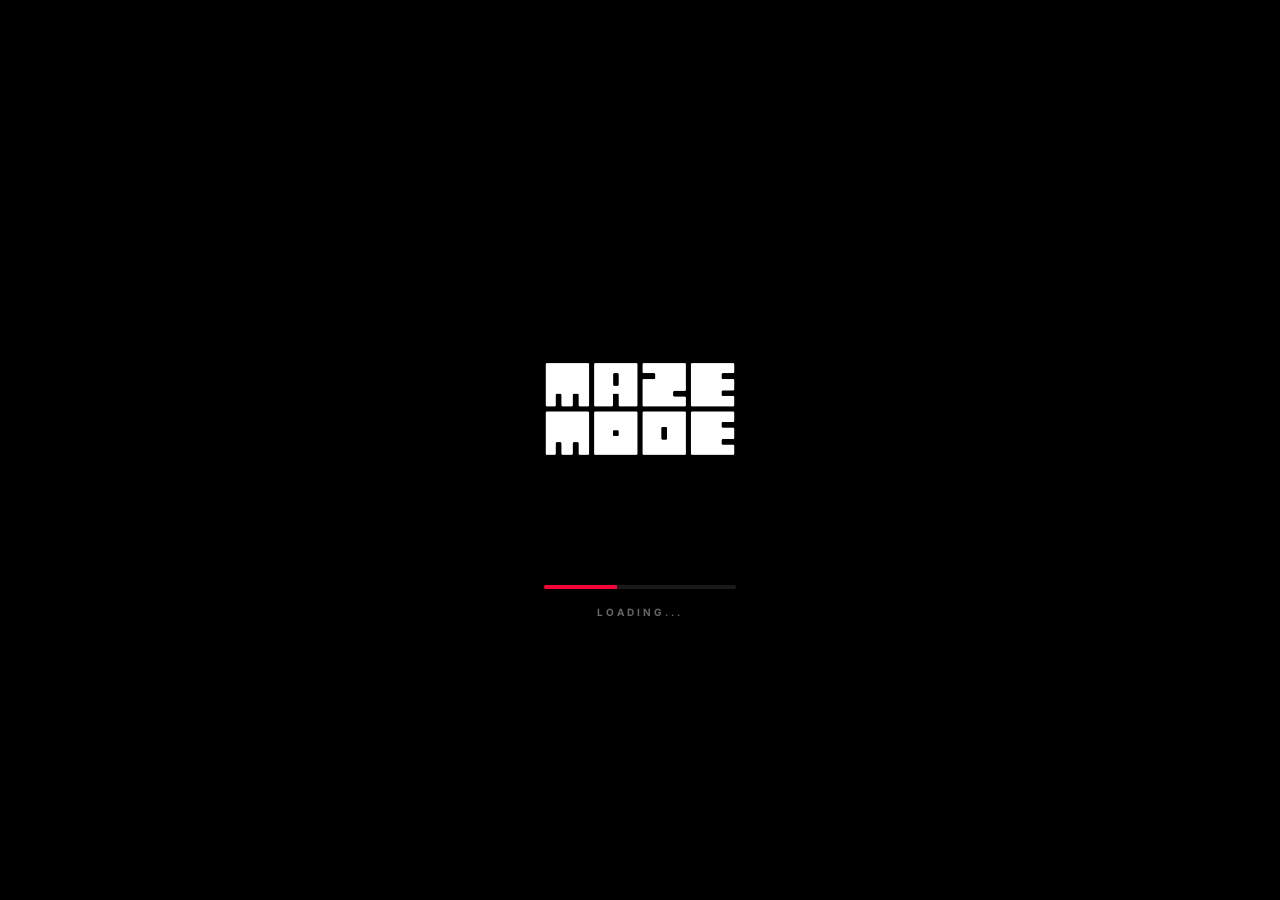
<file: index.html>
<!doctype html>
<html lang="en">
  <head>
    <meta charset="UTF-8" />
    <meta name="viewport" content="width=device-width, initial-scale=1.0, maximum-scale=1.0, user-scalable=no, viewport-fit=cover" />
    <title>Remix: Maze Escape</title>
    <meta name="description" content="A cozy yet tense 3D pixeled random maze adventure. Navigate ancient ruins, collect coins, and escape before the shadow enemies catch you." />
    <meta property="og:title" content="Maze Escape" />
    <meta property="og:description" content="A cozy yet tense 3D pixeled random maze adventure. Navigate ancient ruins, collect coins, and escape before the shadow enemies catch you." />
    <meta name="theme-color" content="#000000">
    <link href="https://fonts.googleapis.com/css2?family=Anton&family=Inter:wght@400;700;900&display=swap" rel="stylesheet">
    <link rel="icon" type="image/png" href="./icon-192x192.png">
    <meta name="apple-mobile-web-app-status-bar-style" content="black-translucent">
    <script type="module" crossorigin src="./assets/index-DyuTLZui.js"></script>
    <link rel="stylesheet" crossorigin href="./assets/index-B0NQFIwo.css">
  </head>
  <body>
    <div id="root"></div>
  </body>
</html>
</file>
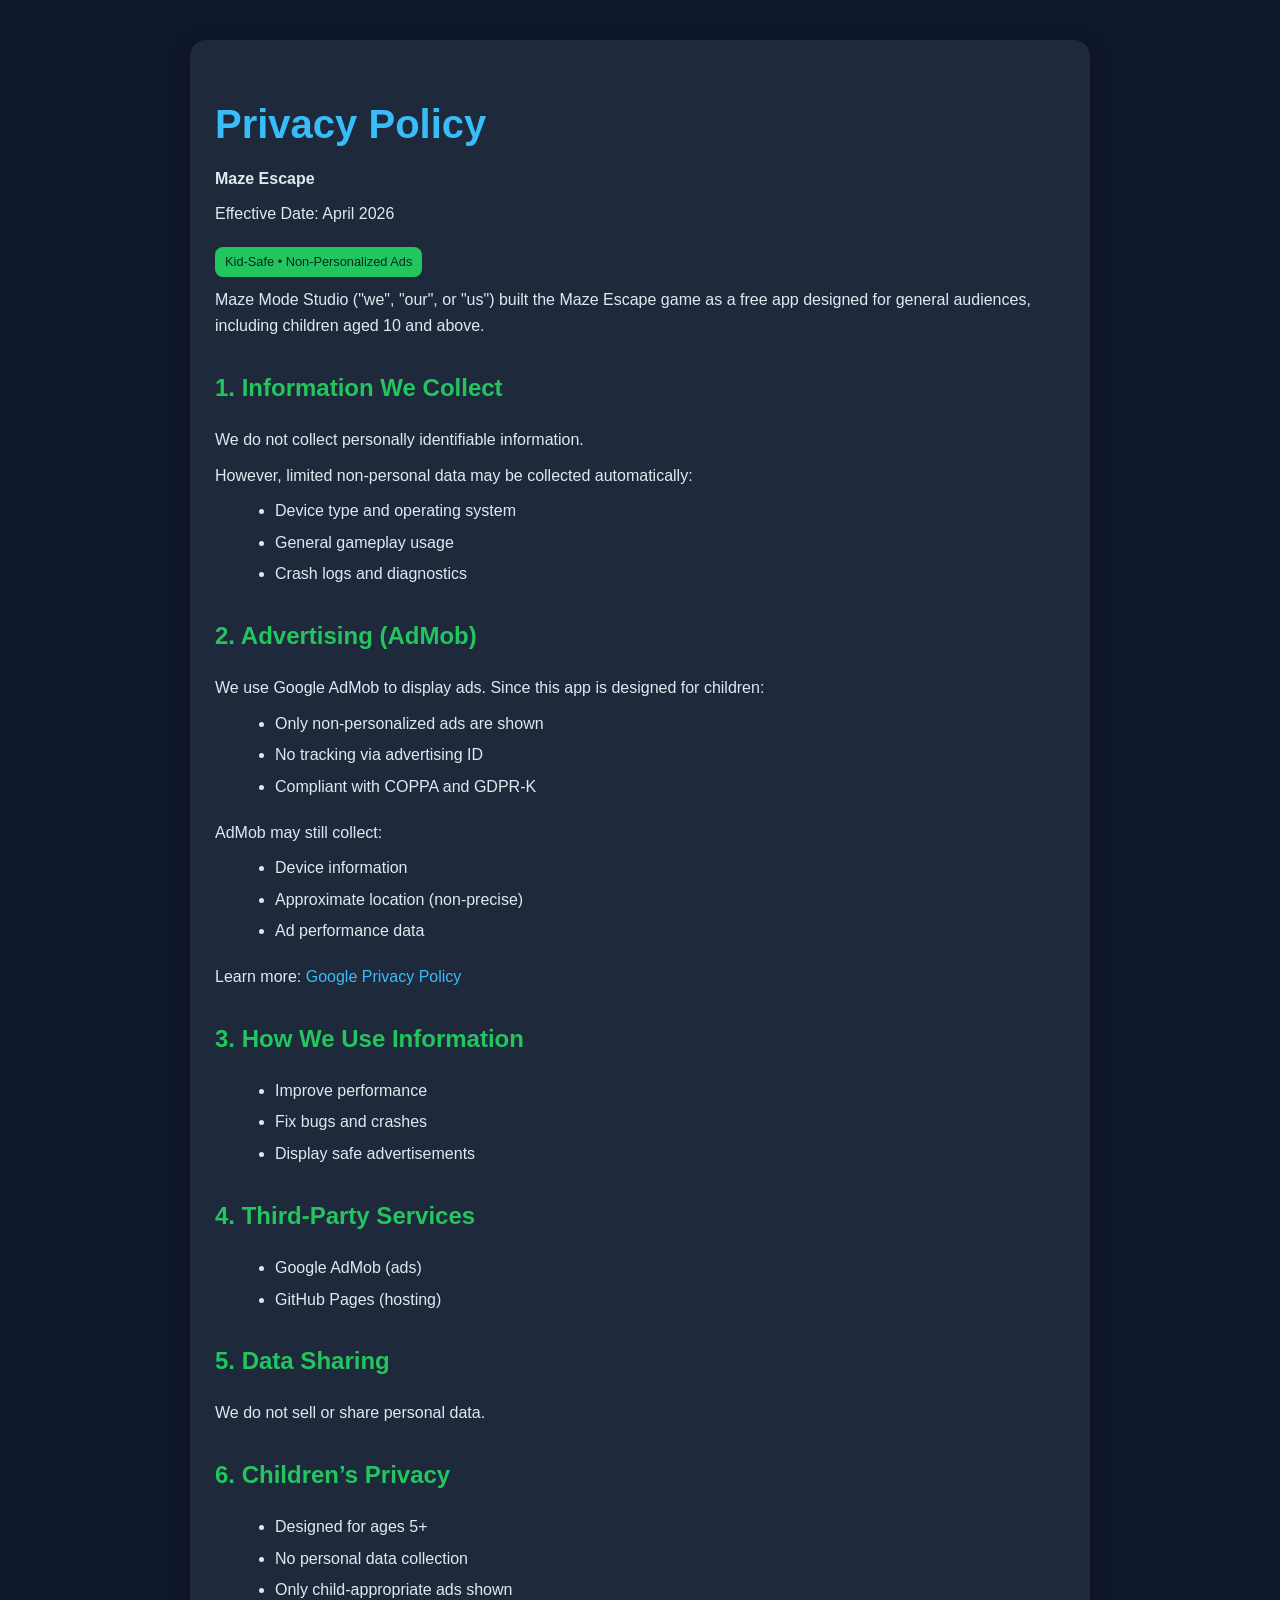
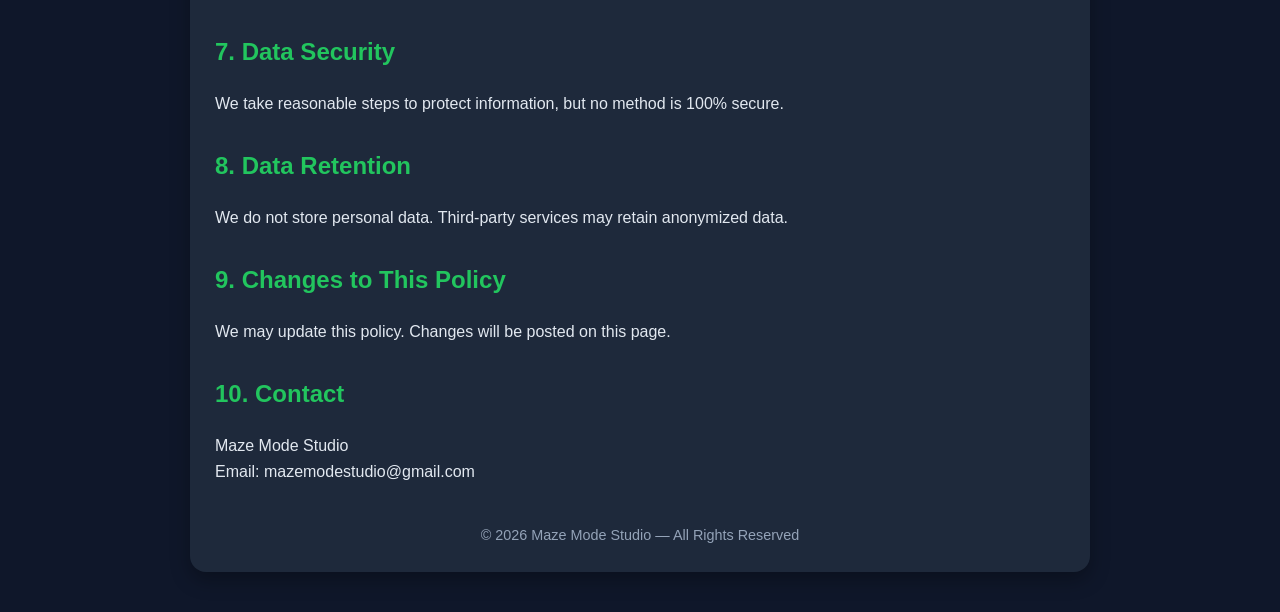
<file: privacy-policy.html>
<!DOCTYPE html>
<html lang="en">
<head>
  <meta charset="UTF-8">
  <meta name="viewport" content="width=device-width, initial-scale=1.0">
  <title>Privacy Policy - Maze Escape</title>
  <style>
    body {
      margin: 0;
      font-family: Arial, Helvetica, sans-serif;
      background: #0f172a;
      color: #e2e8f0;
      line-height: 1.6;
    }

    .container {
      max-width: 900px;
      margin: auto;
      padding: 40px 20px;
    }

    h1 {
      font-size: 2.5em;
      margin-bottom: 10px;
      color: #38bdf8;
    }

    h2 {
      margin-top: 30px;
      color: #22c55e;
    }

    p {
      margin: 10px 0;
    }

    ul {
      margin: 10px 0 20px 20px;
    }

    li {
      margin-bottom: 6px;
    }

    .card {
      background: #1e293b;
      padding: 25px;
      border-radius: 16px;
      box-shadow: 0 8px 20px rgba(0,0,0,0.3);
    }

    .footer {
      margin-top: 40px;
      font-size: 0.9em;
      color: #94a3b8;
      text-align: center;
    }

    a {
      color: #38bdf8;
      text-decoration: none;
    }

    a:hover {
      text-decoration: underline;
    }

    .badge {
      display: inline-block;
      background: #22c55e;
      color: #022c22;
      padding: 5px 10px;
      border-radius: 8px;
      font-size: 0.8em;
      margin-top: 10px;
    }
  </style>
</head>
<body>

  <div class="container">
    <div class="card">
      <h1>Privacy Policy</h1>
      <p><strong>Maze Escape</strong></p>
      <p>Effective Date: April 2026</p>
      <div class="badge">Kid-Safe • Non-Personalized Ads</div>

      <p>
        Maze Mode Studio ("we", "our", or "us") built the Maze Escape game as a free app 
        designed for general audiences, including children aged 10 and above.
      </p>

      <h2>1. Information We Collect</h2>
      <p>We do not collect personally identifiable information.</p>
      <p>However, limited non-personal data may be collected automatically:</p>
      <ul>
        <li>Device type and operating system</li>
        <li>General gameplay usage</li>
        <li>Crash logs and diagnostics</li>
      </ul>

      <h2>2. Advertising (AdMob)</h2>
      <p>
        We use Google AdMob to display ads. Since this app is designed for children:
      </p>
      <ul>
        <li>Only non-personalized ads are shown</li>
        <li>No tracking via advertising ID</li>
        <li>Compliant with COPPA and GDPR-K</li>
      </ul>

      <p>AdMob may still collect:</p>
      <ul>
        <li>Device information</li>
        <li>Approximate location (non-precise)</li>
        <li>Ad performance data</li>
      </ul>

      <p>
        Learn more: 
        <a href="https://policies.google.com/privacy" target="_blank">
          Google Privacy Policy
        </a>
      </p>

      <h2>3. How We Use Information</h2>
      <ul>
        <li>Improve performance</li>
        <li>Fix bugs and crashes</li>
        <li>Display safe advertisements</li>
      </ul>

      <h2>4. Third-Party Services</h2>
      <ul>
        <li>Google AdMob (ads)</li>
        <li>GitHub Pages (hosting)</li>
      </ul>

      <h2>5. Data Sharing</h2>
      <p>We do not sell or share personal data.</p>

      <h2>6. Children’s Privacy</h2>
      <ul>
        <li>Designed for ages 5+</li>
        <li>No personal data collection</li>
        <li>Only child-appropriate ads shown</li>
      </ul>

      <h2>7. Data Security</h2>
      <p>
        We take reasonable steps to protect information, but no method is 100% secure.
      </p>

      <h2>8. Data Retention</h2>
      <p>
        We do not store personal data. Third-party services may retain anonymized data.
      </p>

      <h2>9. Changes to This Policy</h2>
      <p>
        We may update this policy. Changes will be posted on this page.
      </p>

      <h2>10. Contact</h2>
      <p>
        Maze Mode Studio<br>
        Email: mazemodestudio@gmail.com
      </p>

      <div class="footer">
        © 2026 Maze Mode Studio — All Rights Reserved
      </div>
    </div>
  </div>

</body>
</html>
</file>
<file: assets/index-B0NQFIwo.css>
@import"https://fonts.googleapis.com/css2?family=Montserrat:wght@700;900&family=Press+Start+2P&display=swap";/*! tailwindcss v4.3.3 | MIT License | https://tailwindcss.com */@layer properties{@supports (((-webkit-hyphens:none)) and (not (margin-trim:inline))) or ((-moz-orient:inline) and (not (color:rgb(from red r g b)))){*,:before,:after,::backdrop{--tw-translate-x:0;--tw-translate-y:0;--tw-translate-z:0;--tw-scale-x:1;--tw-scale-y:1;--tw-scale-z:1;--tw-rotate-x:initial;--tw-rotate-y:initial;--tw-rotate-z:initial;--tw-skew-x:initial;--tw-skew-y:initial;--tw-space-y-reverse:0;--tw-border-style:solid;--tw-leading:initial;--tw-font-weight:initial;--tw-tracking:initial;--tw-ordinal:initial;--tw-slashed-zero:initial;--tw-numeric-figure:initial;--tw-numeric-spacing:initial;--tw-numeric-fraction:initial;--tw-shadow:0 0 #0000;--tw-shadow-color:initial;--tw-shadow-alpha:100%;--tw-inset-shadow:0 0 #0000;--tw-inset-shadow-color:initial;--tw-inset-shadow-alpha:100%;--tw-ring-color:initial;--tw-ring-shadow:0 0 #0000;--tw-inset-ring-color:initial;--tw-inset-ring-shadow:0 0 #0000;--tw-ring-inset:initial;--tw-ring-offset-width:0px;--tw-ring-offset-color:#fff;--tw-ring-offset-shadow:0 0 #0000;--tw-outline-style:solid;--tw-blur:initial;--tw-brightness:initial;--tw-contrast:initial;--tw-grayscale:initial;--tw-hue-rotate:initial;--tw-invert:initial;--tw-opacity:initial;--tw-saturate:initial;--tw-sepia:initial;--tw-drop-shadow:initial;--tw-drop-shadow-color:initial;--tw-drop-shadow-alpha:100%;--tw-drop-shadow-size:initial;--tw-backdrop-blur:initial;--tw-backdrop-brightness:initial;--tw-backdrop-contrast:initial;--tw-backdrop-grayscale:initial;--tw-backdrop-hue-rotate:initial;--tw-backdrop-invert:initial;--tw-backdrop-opacity:initial;--tw-backdrop-saturate:initial;--tw-backdrop-sepia:initial;--tw-duration:initial;--tw-ease:initial}}}@layer theme{:root,:host{--font-sans:"Inter", ui-sans-serif, system-ui, sans-serif;--font-mono:ui-monospace, SFMono-Regular, Menlo, Monaco, Consolas, "Liberation Mono", "Courier New", monospace;--color-red-400:oklch(70.4% .191 22.216);--color-orange-400:oklch(75% .183 55.934);--color-orange-500:oklch(70.5% .213 47.604);--color-amber-400:oklch(82.8% .189 84.429);--color-yellow-400:oklch(85.2% .199 91.936);--color-emerald-500:oklch(69.6% .17 162.48);--color-emerald-600:oklch(59.6% .145 163.225);--color-cyan-400:oklch(78.9% .154 211.53);--color-slate-100:oklch(96.8% .007 247.896);--color-slate-200:oklch(92.9% .013 255.508);--color-slate-300:oklch(86.9% .022 252.894);--color-slate-400:oklch(70.4% .04 256.788);--color-slate-700:oklch(37.2% .044 257.287);--color-slate-800:oklch(27.9% .041 260.031);--color-slate-900:oklch(20.8% .042 265.755);--color-black:#000;--color-white:#fff;--spacing:.25rem;--container-sm:24rem;--container-md:28rem;--text-xs:.75rem;--text-xs--line-height:calc(1 / .75);--text-sm:.875rem;--text-sm--line-height:calc(1.25 / .875);--text-base:1rem;--text-base--line-height: 1.5 ;--text-lg:1.125rem;--text-lg--line-height:calc(1.75 / 1.125);--text-2xl:1.5rem;--text-2xl--line-height:calc(2 / 1.5);--text-3xl:1.875rem;--text-3xl--line-height: 1.2 ;--text-5xl:3rem;--text-5xl--line-height:1;--font-weight-medium:500;--font-weight-bold:700;--font-weight-extrabold:800;--font-weight-black:900;--tracking-tight:-.025em;--tracking-wider:.05em;--tracking-widest:.1em;--radius-lg:.5rem;--radius-xl:.75rem;--radius-2xl:1rem;--radius-3xl:1.5rem;--drop-shadow-lg:0 4px 4px #00000026;--drop-shadow-2xl:0 25px 25px #00000026;--ease-in-out:cubic-bezier(.4, 0, .2, 1);--animate-spin:spin 1s linear infinite;--animate-pulse:pulse 2s cubic-bezier(.4, 0, .6, 1) infinite;--blur-sm:8px;--blur-md:12px;--blur-xl:24px;--blur-2xl:40px;--blur-3xl:64px;--default-transition-duration:.15s;--default-transition-timing-function:cubic-bezier(.4, 0, .2, 1);--default-font-family:var(--font-sans);--default-mono-font-family:var(--font-mono);--font-pixel:"Press Start 2P", system-ui, sans-serif;--font-montserrat:"Montserrat", sans-serif;--color-accent:#f30539;--color-accent-dark:#c2042e}}@layer base{*,:after,:before,::backdrop{box-sizing:border-box;border:0 solid;margin:0;padding:0}::file-selector-button{box-sizing:border-box;border:0 solid;margin:0;padding:0}html,:host{-webkit-text-size-adjust:100%;-moz-tab-size:4;tab-size:4;line-height:1.5;font-family:var(--default-font-family,-apple-system, BlinkMacSystemFont, "Segoe UI", Roboto, "Helvetica Neue", "Noto Sans", Arial, sans-serif, "Apple Color Emoji", "Segoe UI Emoji", "Segoe UI Symbol", "Noto Color Emoji");font-feature-settings:var(--default-font-feature-settings,normal);font-variation-settings:var(--default-font-variation-settings,normal);-webkit-tap-highlight-color:transparent}hr{height:0;color:inherit;border-top-width:1px}abbr:where([title]){-webkit-text-decoration:underline dotted;text-decoration:underline dotted}h1,h2,h3,h4,h5,h6{font-size:inherit;font-weight:inherit}a{color:inherit;-webkit-text-decoration:inherit;text-decoration:inherit}b,strong{font-weight:bolder}code,kbd,samp,pre{font-family:var(--default-mono-font-family,ui-monospace, SFMono-Regular, Menlo, Monaco, Consolas, "Liberation Mono", "Courier New", monospace);font-feature-settings:var(--default-mono-font-feature-settings,normal);font-variation-settings:var(--default-mono-font-variation-settings,normal);font-size:1em}small{font-size:80%}sub,sup{vertical-align:baseline;font-size:75%;line-height:0;position:relative}sub{bottom:-.25em}sup{top:-.5em}table{text-indent:0;border-color:inherit;border-collapse:collapse}:-moz-focusring:where(:not(iframe)){outline:auto}progress{vertical-align:baseline}summary{display:list-item}ol,ul,menu{list-style:none}img,svg,video,canvas,audio,iframe,embed,object{vertical-align:middle;display:block}img,video{max-width:100%;height:auto}button,input,select,optgroup,textarea{font:inherit;font-feature-settings:inherit;font-variation-settings:inherit;letter-spacing:inherit;color:inherit;opacity:1;background-color:#0000;border-radius:0}::file-selector-button{font:inherit;font-feature-settings:inherit;font-variation-settings:inherit;letter-spacing:inherit;color:inherit;opacity:1;background-color:#0000;border-radius:0}:where(select:is([multiple],[size])) optgroup{font-weight:bolder}:where(select:is([multiple],[size])) optgroup option{padding-inline-start:20px}::file-selector-button{margin-inline-end:4px}::placeholder{opacity:1}@supports (not ((-webkit-appearance:-apple-pay-button))) or (contain-intrinsic-size:1px){::placeholder{color:currentColor}@supports (color:color-mix(in lab,red,red)){::placeholder{color:color-mix(in oklab,currentcolor 50%,transparent)}}}textarea{resize:vertical}::-webkit-search-decoration{-webkit-appearance:none}::-webkit-date-and-time-value{min-height:1lh;text-align:inherit}::-webkit-datetime-edit{display:inline-flex}::-webkit-datetime-edit-fields-wrapper{padding:0}::-webkit-datetime-edit{padding-block:0}::-webkit-datetime-edit-year-field{padding-block:0}::-webkit-datetime-edit-month-field{padding-block:0}::-webkit-datetime-edit-day-field{padding-block:0}::-webkit-datetime-edit-hour-field{padding-block:0}::-webkit-datetime-edit-minute-field{padding-block:0}::-webkit-datetime-edit-second-field{padding-block:0}::-webkit-datetime-edit-millisecond-field{padding-block:0}::-webkit-datetime-edit-meridiem-field{padding-block:0}::-webkit-calendar-picker-indicator{line-height:1}:-moz-ui-invalid{box-shadow:none}button,input:where([type=button],[type=reset],[type=submit]){-webkit-appearance:button;-moz-appearance:button;appearance:button}::file-selector-button{-webkit-appearance:button;-moz-appearance:button;appearance:button}::-webkit-inner-spin-button{height:auto}::-webkit-outer-spin-button{height:auto}[hidden]:where(:not([hidden=until-found])){display:none!important}body{background-color:var(--color-black);color:var(--color-white);-webkit-font-smoothing:antialiased;-moz-osx-font-smoothing:grayscale;overflow:hidden}}@layer components;@layer utilities{.pointer-events-auto{pointer-events:auto}.pointer-events-none{pointer-events:none}.invisible{visibility:hidden}.visible{visibility:visible}.visible\!{visibility:visible!important}.absolute{position:absolute}.fixed{position:fixed}.relative{position:relative}.static{position:static}.inset-0{top:0;right:0;bottom:0;left:0}.inset-x-0{inset-inline:0}.inset-y-0{inset-block:0}.top-4{top:calc(var(--spacing) * 4)}.top-6{top:calc(var(--spacing) * 6)}.right-2{right:calc(var(--spacing) * 2)}.right-6{right:calc(var(--spacing) * 6)}.right-12{right:calc(var(--spacing) * 12)}.-bottom-1{bottom:calc(var(--spacing) * -1)}.bottom-0{bottom:0}.bottom-10{bottom:calc(var(--spacing) * 10)}.bottom-12{bottom:calc(var(--spacing) * 12)}.left-0{left:0}.left-1\/2{left:50%}.left-2{left:calc(var(--spacing) * 2)}.left-4{left:calc(var(--spacing) * 4)}.-z-10{z-index:-10}.z-10{z-index:10}.z-50{z-index:50}.z-\[5\]{z-index:5}.z-\[60\]{z-index:60}.z-\[70\]{z-index:70}.z-\[100\]{z-index:100}.mx-auto{margin-inline:auto}.mt-2{margin-top:calc(var(--spacing) * 2)}.mt-4{margin-top:calc(var(--spacing) * 4)}.-mr-2{margin-right:calc(var(--spacing) * -2)}.-mr-4{margin-right:calc(var(--spacing) * -4)}.mb-1{margin-bottom:var(--spacing)}.mb-4{margin-bottom:calc(var(--spacing) * 4)}.mb-12{margin-bottom:calc(var(--spacing) * 12)}.-ml-1{margin-left:calc(var(--spacing) * -1)}.-ml-3{margin-left:calc(var(--spacing) * -3)}.-ml-4{margin-left:calc(var(--spacing) * -4)}.-ml-7{margin-left:calc(var(--spacing) * -7)}.block{display:block}.flex{display:flex}.grid{display:grid}.hidden{display:none}.inline-block{display:inline-block}.inline-flex{display:inline-flex}.h-1{height:var(--spacing)}.h-1\.5{height:calc(var(--spacing) * 1.5)}.h-4{height:calc(var(--spacing) * 4)}.h-5{height:calc(var(--spacing) * 5)}.h-6{height:calc(var(--spacing) * 6)}.h-10{height:calc(var(--spacing) * 10)}.h-12{height:calc(var(--spacing) * 12)}.h-16{height:calc(var(--spacing) * 16)}.h-20{height:calc(var(--spacing) * 20)}.h-24{height:calc(var(--spacing) * 24)}.h-64{height:calc(var(--spacing) * 64)}.h-\[300px\]{height:300px}.h-full{height:100%}.h-screen{height:100vh}.max-h-24{max-height:calc(var(--spacing) * 24)}.max-h-full{max-height:100%}.w-1\.5{width:calc(var(--spacing) * 1.5)}.w-4{width:calc(var(--spacing) * 4)}.w-5{width:calc(var(--spacing) * 5)}.w-6{width:calc(var(--spacing) * 6)}.w-10{width:calc(var(--spacing) * 10)}.w-11{width:calc(var(--spacing) * 11)}.w-12{width:calc(var(--spacing) * 12)}.w-16{width:calc(var(--spacing) * 16)}.w-20{width:calc(var(--spacing) * 20)}.w-24{width:calc(var(--spacing) * 24)}.w-48{width:calc(var(--spacing) * 48)}.w-64{width:calc(var(--spacing) * 64)}.w-auto{width:auto}.w-full{width:100%}.max-w-\[220px\]{max-width:220px}.max-w-\[268px\]{max-width:268px}.max-w-full{max-width:100%}.max-w-md{max-width:var(--container-md)}.max-w-sm{max-width:var(--container-sm)}.flex-1{flex:1}.shrink-0{flex-shrink:0}.-translate-x-1\/2{--tw-translate-x: -50% ;translate:var(--tw-translate-x) var(--tw-translate-y)}.translate-x-0{--tw-translate-x:0px;translate:var(--tw-translate-x) var(--tw-translate-y)}.translate-x-5{--tw-translate-x:calc(var(--spacing) * 5);translate:var(--tw-translate-x) var(--tw-translate-y)}.scale-105{--tw-scale-x:105%;--tw-scale-y:105%;--tw-scale-z:105%;scale:var(--tw-scale-x) var(--tw-scale-y)}.transform{transform:var(--tw-rotate-x,) var(--tw-rotate-y,) var(--tw-rotate-z,) var(--tw-skew-x,) var(--tw-skew-y,)}.animate-pulse{animation:var(--animate-pulse)}.animate-spin{animation:var(--animate-spin)}.cursor-not-allowed{cursor:not-allowed}.cursor-pointer{cursor:pointer}.touch-none{touch-action:none}.resize{resize:both}.appearance-none{-webkit-appearance:none;-moz-appearance:none;appearance:none}.flex-col{flex-direction:column}.items-center{align-items:center}.items-end{align-items:flex-end}.justify-between{justify-content:space-between}.justify-center{justify-content:center}.justify-end{justify-content:flex-end}.gap-0\.5{gap:calc(var(--spacing) * .5)}.gap-1{gap:var(--spacing)}.gap-1\.5{gap:calc(var(--spacing) * 1.5)}.gap-2{gap:calc(var(--spacing) * 2)}.gap-3{gap:calc(var(--spacing) * 3)}.gap-4{gap:calc(var(--spacing) * 4)}.gap-8{gap:calc(var(--spacing) * 8)}.gap-10{gap:calc(var(--spacing) * 10)}:where(.space-y-4>:not(:last-child)){--tw-space-y-reverse:0;margin-block-start:calc(calc(var(--spacing) * 4) * var(--tw-space-y-reverse));margin-block-end:calc(calc(var(--spacing) * 4) * calc(1 - var(--tw-space-y-reverse)))}:where(.space-y-6>:not(:last-child)){--tw-space-y-reverse:0;margin-block-start:calc(calc(var(--spacing) * 6) * var(--tw-space-y-reverse));margin-block-end:calc(calc(var(--spacing) * 6) * calc(1 - var(--tw-space-y-reverse)))}:where(.space-y-8>:not(:last-child)){--tw-space-y-reverse:0;margin-block-start:calc(calc(var(--spacing) * 8) * var(--tw-space-y-reverse));margin-block-end:calc(calc(var(--spacing) * 8) * calc(1 - var(--tw-space-y-reverse)))}.overflow-hidden{overflow:hidden}.rounded{border-radius:.25rem}.rounded-2xl{border-radius:var(--radius-2xl)}.rounded-3xl{border-radius:var(--radius-3xl)}.rounded-\[32px\]{border-radius:32px}.rounded-full{border-radius:3.40282e38px}.rounded-lg{border-radius:var(--radius-lg)}.rounded-xl{border-radius:var(--radius-xl)}.border{border-style:var(--tw-border-style);border-width:1px}.border-2{border-style:var(--tw-border-style);border-width:2px}.border-4{border-style:var(--tw-border-style);border-width:4px}.border-t{border-top-style:var(--tw-border-style);border-top-width:1px}.border-b{border-bottom-style:var(--tw-border-style);border-bottom-width:1px}.border-accent{border-color:var(--color-accent)}.border-accent-dark\/50{border-color:#c2042e80}@supports (color:color-mix(in lab,red,red)){.border-accent-dark\/50{border-color:color-mix(in oklab,var(--color-accent-dark) 50%,transparent)}}.border-emerald-500{border-color:var(--color-emerald-500)}.border-slate-100{border-color:var(--color-slate-100)}.border-slate-200\/80{border-color:#e2e8f0cc}@supports (color:color-mix(in lab,red,red)){.border-slate-200\/80{border-color:color-mix(in oklab,var(--color-slate-200) 80%,transparent)}}.border-slate-300{border-color:var(--color-slate-300)}.border-transparent{border-color:#0000}.border-white{border-color:var(--color-white)}.border-white\/10{border-color:#ffffff1a}@supports (color:color-mix(in lab,red,red)){.border-white\/10{border-color:color-mix(in oklab,var(--color-white) 10%,transparent)}}.border-t-transparent{border-top-color:#0000}.bg-accent{background-color:var(--color-accent)}.bg-accent\/20{background-color:#f3053933}@supports (color:color-mix(in lab,red,red)){.bg-accent\/20{background-color:color-mix(in oklab,var(--color-accent) 20%,transparent)}}.bg-accent\/80{background-color:#f30539cc}@supports (color:color-mix(in lab,red,red)){.bg-accent\/80{background-color:color-mix(in oklab,var(--color-accent) 80%,transparent)}}.bg-black{background-color:var(--color-black)}.bg-black\/20{background-color:#0003}@supports (color:color-mix(in lab,red,red)){.bg-black\/20{background-color:color-mix(in oklab,var(--color-black) 20%,transparent)}}.bg-black\/80{background-color:#000c}@supports (color:color-mix(in lab,red,red)){.bg-black\/80{background-color:color-mix(in oklab,var(--color-black) 80%,transparent)}}.bg-black\/90{background-color:#000000e6}@supports (color:color-mix(in lab,red,red)){.bg-black\/90{background-color:color-mix(in oklab,var(--color-black) 90%,transparent)}}.bg-black\/95{background-color:#000000f2}@supports (color:color-mix(in lab,red,red)){.bg-black\/95{background-color:color-mix(in oklab,var(--color-black) 95%,transparent)}}.bg-emerald-500{background-color:var(--color-emerald-500)}.bg-orange-400{background-color:var(--color-orange-400)}.bg-orange-400\/40{background-color:#ff8b1a66}@supports (color:color-mix(in lab,red,red)){.bg-orange-400\/40{background-color:color-mix(in oklab,var(--color-orange-400) 40%,transparent)}}.bg-orange-500{background-color:var(--color-orange-500)}.bg-slate-100{background-color:var(--color-slate-100)}.bg-white{background-color:var(--color-white)}.bg-white\/5{background-color:#ffffff0d}@supports (color:color-mix(in lab,red,red)){.bg-white\/5{background-color:color-mix(in oklab,var(--color-white) 5%,transparent)}}.bg-white\/10{background-color:#ffffff1a}@supports (color:color-mix(in lab,red,red)){.bg-white\/10{background-color:color-mix(in oklab,var(--color-white) 10%,transparent)}}.bg-white\/20{background-color:#fff3}@supports (color:color-mix(in lab,red,red)){.bg-white\/20{background-color:color-mix(in oklab,var(--color-white) 20%,transparent)}}.bg-white\/95{background-color:#fffffff2}@supports (color:color-mix(in lab,red,red)){.bg-white\/95{background-color:color-mix(in oklab,var(--color-white) 95%,transparent)}}.fill-current{fill:currentColor}.object-contain{object-fit:contain}.p-1{padding:var(--spacing)}.p-2{padding:calc(var(--spacing) * 2)}.p-2\.5{padding:calc(var(--spacing) * 2.5)}.p-3{padding:calc(var(--spacing) * 3)}.p-3\.5{padding:calc(var(--spacing) * 3.5)}.p-5{padding:calc(var(--spacing) * 5)}.p-6{padding:calc(var(--spacing) * 6)}.p-8{padding:calc(var(--spacing) * 8)}.px-1{padding-inline:var(--spacing)}.px-3{padding-inline:calc(var(--spacing) * 3)}.px-4{padding-inline:calc(var(--spacing) * 4)}.px-8{padding-inline:calc(var(--spacing) * 8)}.py-1{padding-block:var(--spacing)}.py-1\.5{padding-block:calc(var(--spacing) * 1.5)}.py-2{padding-block:calc(var(--spacing) * 2)}.py-4{padding-block:calc(var(--spacing) * 4)}.pt-0\.5{padding-top:calc(var(--spacing) * .5)}.pt-3{padding-top:calc(var(--spacing) * 3)}.pb-2{padding-bottom:calc(var(--spacing) * 2)}.text-center{text-align:center}.text-left{text-align:left}.text-right{text-align:right}.font-montserrat{font-family:var(--font-montserrat)}.font-pixel{font-family:var(--font-pixel)}.font-sans{font-family:var(--font-sans)}.text-2xl{font-size:var(--text-2xl);line-height:var(--tw-leading,var(--text-2xl--line-height))}.text-3xl{font-size:var(--text-3xl);line-height:var(--tw-leading,var(--text-3xl--line-height))}.text-5xl{font-size:var(--text-5xl);line-height:var(--tw-leading,var(--text-5xl--line-height))}.text-base{font-size:var(--text-base);line-height:var(--tw-leading,var(--text-base--line-height))}.text-sm{font-size:var(--text-sm);line-height:var(--tw-leading,var(--text-sm--line-height))}.text-xs{font-size:var(--text-xs);line-height:var(--tw-leading,var(--text-xs--line-height))}.text-\[8px\]{font-size:8px}.text-\[9px\]{font-size:9px}.text-\[10px\]{font-size:10px}.leading-none{--tw-leading:1;line-height:1}.font-black{--tw-font-weight:var(--font-weight-black);font-weight:var(--font-weight-black)}.font-bold{--tw-font-weight:var(--font-weight-bold);font-weight:var(--font-weight-bold)}.font-extrabold{--tw-font-weight:var(--font-weight-extrabold);font-weight:var(--font-weight-extrabold)}.font-medium{--tw-font-weight:var(--font-weight-medium);font-weight:var(--font-weight-medium)}.tracking-\[0\.2em\]{--tw-tracking:.2em;letter-spacing:.2em}.tracking-\[0\.3em\]{--tw-tracking:.3em;letter-spacing:.3em}.tracking-\[0\.4em\]{--tw-tracking:.4em;letter-spacing:.4em}.tracking-tight{--tw-tracking:var(--tracking-tight);letter-spacing:var(--tracking-tight)}.tracking-wider{--tw-tracking:var(--tracking-wider);letter-spacing:var(--tracking-wider)}.tracking-widest{--tw-tracking:var(--tracking-widest);letter-spacing:var(--tracking-widest)}.whitespace-normal{white-space:normal}.text-\[\#45c87a\]{color:#45c87a}.text-accent{color:var(--color-accent)}.text-amber-400{color:var(--color-amber-400)}.text-black{color:var(--color-black)}.text-cyan-400{color:var(--color-cyan-400)}.text-orange-400{color:var(--color-orange-400)}.text-orange-500{color:var(--color-orange-500)}.text-slate-400{color:var(--color-slate-400)}.text-slate-800{color:var(--color-slate-800)}.text-slate-900{color:var(--color-slate-900)}.text-white{color:var(--color-white)}.text-white\/20{color:#fff3}@supports (color:color-mix(in lab,red,red)){.text-white\/20{color:color-mix(in oklab,var(--color-white) 20%,transparent)}}.text-white\/30{color:#ffffff4d}@supports (color:color-mix(in lab,red,red)){.text-white\/30{color:color-mix(in oklab,var(--color-white) 30%,transparent)}}.text-white\/40{color:#fff6}@supports (color:color-mix(in lab,red,red)){.text-white\/40{color:color-mix(in oklab,var(--color-white) 40%,transparent)}}.text-white\/60{color:#fff9}@supports (color:color-mix(in lab,red,red)){.text-white\/60{color:color-mix(in oklab,var(--color-white) 60%,transparent)}}.text-white\/90{color:#ffffffe6}@supports (color:color-mix(in lab,red,red)){.text-white\/90{color:color-mix(in oklab,var(--color-white) 90%,transparent)}}.text-yellow-400{color:var(--color-yellow-400)}.uppercase{text-transform:uppercase}.italic{font-style:italic}.tabular-nums{--tw-numeric-spacing:tabular-nums;font-variant-numeric:var(--tw-ordinal,) var(--tw-slashed-zero,) var(--tw-numeric-figure,) var(--tw-numeric-spacing,) var(--tw-numeric-fraction,)}.line-through{text-decoration-line:line-through}.accent-slate-900{accent-color:var(--color-slate-900)}.opacity-0{opacity:0}.opacity-25{opacity:.25}.opacity-40{opacity:.4}.opacity-50{opacity:.5}.opacity-60{opacity:.6}.opacity-100{opacity:1}.shadow{--tw-shadow:0 1px 3px 0 var(--tw-shadow-color,#0000001a), 0 1px 2px -1px var(--tw-shadow-color,#0000001a);box-shadow:var(--tw-inset-shadow),var(--tw-inset-ring-shadow),var(--tw-ring-offset-shadow),var(--tw-ring-shadow),var(--tw-shadow)}.shadow-2xl{--tw-shadow:0 25px 50px -12px var(--tw-shadow-color,#00000040);box-shadow:var(--tw-inset-shadow),var(--tw-inset-ring-shadow),var(--tw-ring-offset-shadow),var(--tw-ring-shadow),var(--tw-shadow)}.shadow-\[0_0_10px_rgba\(249\,115\,22\,0\.4\)\]{--tw-shadow:0 0 10px var(--tw-shadow-color,#f9731666);box-shadow:var(--tw-inset-shadow),var(--tw-inset-ring-shadow),var(--tw-ring-offset-shadow),var(--tw-ring-shadow),var(--tw-shadow)}.shadow-md{--tw-shadow:0 4px 6px -1px var(--tw-shadow-color,#0000001a), 0 2px 4px -2px var(--tw-shadow-color,#0000001a);box-shadow:var(--tw-inset-shadow),var(--tw-inset-ring-shadow),var(--tw-ring-offset-shadow),var(--tw-ring-shadow),var(--tw-shadow)}.shadow-xl{--tw-shadow:0 20px 25px -5px var(--tw-shadow-color,#0000001a), 0 8px 10px -6px var(--tw-shadow-color,#0000001a);box-shadow:var(--tw-inset-shadow),var(--tw-inset-ring-shadow),var(--tw-ring-offset-shadow),var(--tw-ring-shadow),var(--tw-shadow)}.shadow\/border{--tw-shadow:0 1px 3px 0 var(--tw-shadow-color,#0000001a), 0 1px 2px -1px var(--tw-shadow-color,#0000001a);box-shadow:var(--tw-inset-shadow),var(--tw-inset-ring-shadow),var(--tw-ring-offset-shadow),var(--tw-ring-shadow),var(--tw-shadow)}.ring-0{--tw-ring-shadow:var(--tw-ring-inset,) 0 0 0 calc(0px + var(--tw-ring-offset-width)) var(--tw-ring-color,currentcolor);box-shadow:var(--tw-inset-shadow),var(--tw-inset-ring-shadow),var(--tw-ring-offset-shadow),var(--tw-ring-shadow),var(--tw-shadow)}.outline{outline-style:var(--tw-outline-style);outline-width:1px}.blur-md{--tw-blur:blur(var(--blur-md));filter:var(--tw-blur,) var(--tw-brightness,) var(--tw-contrast,) var(--tw-grayscale,) var(--tw-hue-rotate,) var(--tw-invert,) var(--tw-saturate,) var(--tw-sepia,) var(--tw-drop-shadow,)}.drop-shadow-2xl{--tw-drop-shadow-size:drop-shadow(0 25px 25px var(--tw-drop-shadow-color,#00000026));--tw-drop-shadow:drop-shadow(var(--drop-shadow-2xl));filter:var(--tw-blur,) var(--tw-brightness,) var(--tw-contrast,) var(--tw-grayscale,) var(--tw-hue-rotate,) var(--tw-invert,) var(--tw-saturate,) var(--tw-sepia,) var(--tw-drop-shadow,)}.drop-shadow-\[0_2px_0_rgba\(0\,0\,0\,0\.3\)\]{--tw-drop-shadow-size:drop-shadow(0 2px 0 var(--tw-drop-shadow-color,#0000004d));--tw-drop-shadow:var(--tw-drop-shadow-size);filter:var(--tw-blur,) var(--tw-brightness,) var(--tw-contrast,) var(--tw-grayscale,) var(--tw-hue-rotate,) var(--tw-invert,) var(--tw-saturate,) var(--tw-sepia,) var(--tw-drop-shadow,)}.drop-shadow-lg{--tw-drop-shadow-size:drop-shadow(0 4px 4px var(--tw-drop-shadow-color,#00000026));--tw-drop-shadow:drop-shadow(var(--drop-shadow-lg));filter:var(--tw-blur,) var(--tw-brightness,) var(--tw-contrast,) var(--tw-grayscale,) var(--tw-hue-rotate,) var(--tw-invert,) var(--tw-saturate,) var(--tw-sepia,) var(--tw-drop-shadow,)}.grayscale{--tw-grayscale:grayscale(100%);filter:var(--tw-blur,) var(--tw-brightness,) var(--tw-contrast,) var(--tw-grayscale,) var(--tw-hue-rotate,) var(--tw-invert,) var(--tw-saturate,) var(--tw-sepia,) var(--tw-drop-shadow,)}.filter{filter:var(--tw-blur,) var(--tw-brightness,) var(--tw-contrast,) var(--tw-grayscale,) var(--tw-hue-rotate,) var(--tw-invert,) var(--tw-saturate,) var(--tw-sepia,) var(--tw-drop-shadow,)}.backdrop-blur-2xl{--tw-backdrop-blur:blur(var(--blur-2xl));-webkit-backdrop-filter:var(--tw-backdrop-blur,) var(--tw-backdrop-brightness,) var(--tw-backdrop-contrast,) var(--tw-backdrop-grayscale,) var(--tw-backdrop-hue-rotate,) var(--tw-backdrop-invert,) var(--tw-backdrop-opacity,) var(--tw-backdrop-saturate,) var(--tw-backdrop-sepia,);backdrop-filter:var(--tw-backdrop-blur,) var(--tw-backdrop-brightness,) var(--tw-backdrop-contrast,) var(--tw-backdrop-grayscale,) var(--tw-backdrop-hue-rotate,) var(--tw-backdrop-invert,) var(--tw-backdrop-opacity,) var(--tw-backdrop-saturate,) var(--tw-backdrop-sepia,)}.backdrop-blur-3xl{--tw-backdrop-blur:blur(var(--blur-3xl));-webkit-backdrop-filter:var(--tw-backdrop-blur,) var(--tw-backdrop-brightness,) var(--tw-backdrop-contrast,) var(--tw-backdrop-grayscale,) var(--tw-backdrop-hue-rotate,) var(--tw-backdrop-invert,) var(--tw-backdrop-opacity,) var(--tw-backdrop-saturate,) var(--tw-backdrop-sepia,);backdrop-filter:var(--tw-backdrop-blur,) var(--tw-backdrop-brightness,) var(--tw-backdrop-contrast,) var(--tw-backdrop-grayscale,) var(--tw-backdrop-hue-rotate,) var(--tw-backdrop-invert,) var(--tw-backdrop-opacity,) var(--tw-backdrop-saturate,) var(--tw-backdrop-sepia,)}.backdrop-blur-md{--tw-backdrop-blur:blur(var(--blur-md));-webkit-backdrop-filter:var(--tw-backdrop-blur,) var(--tw-backdrop-brightness,) var(--tw-backdrop-contrast,) var(--tw-backdrop-grayscale,) var(--tw-backdrop-hue-rotate,) var(--tw-backdrop-invert,) var(--tw-backdrop-opacity,) var(--tw-backdrop-saturate,) var(--tw-backdrop-sepia,);backdrop-filter:var(--tw-backdrop-blur,) var(--tw-backdrop-brightness,) var(--tw-backdrop-contrast,) var(--tw-backdrop-grayscale,) var(--tw-backdrop-hue-rotate,) var(--tw-backdrop-invert,) var(--tw-backdrop-opacity,) var(--tw-backdrop-saturate,) var(--tw-backdrop-sepia,)}.backdrop-blur-sm{--tw-backdrop-blur:blur(var(--blur-sm));-webkit-backdrop-filter:var(--tw-backdrop-blur,) var(--tw-backdrop-brightness,) var(--tw-backdrop-contrast,) var(--tw-backdrop-grayscale,) var(--tw-backdrop-hue-rotate,) var(--tw-backdrop-invert,) var(--tw-backdrop-opacity,) var(--tw-backdrop-saturate,) var(--tw-backdrop-sepia,);backdrop-filter:var(--tw-backdrop-blur,) var(--tw-backdrop-brightness,) var(--tw-backdrop-contrast,) var(--tw-backdrop-grayscale,) var(--tw-backdrop-hue-rotate,) var(--tw-backdrop-invert,) var(--tw-backdrop-opacity,) var(--tw-backdrop-saturate,) var(--tw-backdrop-sepia,)}.backdrop-blur-xl{--tw-backdrop-blur:blur(var(--blur-xl));-webkit-backdrop-filter:var(--tw-backdrop-blur,) var(--tw-backdrop-brightness,) var(--tw-backdrop-contrast,) var(--tw-backdrop-grayscale,) var(--tw-backdrop-hue-rotate,) var(--tw-backdrop-invert,) var(--tw-backdrop-opacity,) var(--tw-backdrop-saturate,) var(--tw-backdrop-sepia,);backdrop-filter:var(--tw-backdrop-blur,) var(--tw-backdrop-brightness,) var(--tw-backdrop-contrast,) var(--tw-backdrop-grayscale,) var(--tw-backdrop-hue-rotate,) var(--tw-backdrop-invert,) var(--tw-backdrop-opacity,) var(--tw-backdrop-saturate,) var(--tw-backdrop-sepia,)}.transition{transition-property:color,background-color,border-color,outline-color,text-decoration-color,fill,stroke,--tw-gradient-from,--tw-gradient-via,--tw-gradient-to,opacity,box-shadow,transform,translate,scale,rotate,filter,-webkit-backdrop-filter,backdrop-filter,display,content-visibility,overlay,pointer-events;transition-timing-function:var(--tw-ease,var(--default-transition-timing-function));transition-duration:var(--tw-duration,var(--default-transition-duration))}.transition-all{transition-property:all;transition-timing-function:var(--tw-ease,var(--default-transition-timing-function));transition-duration:var(--tw-duration,var(--default-transition-duration))}.transition-colors{transition-property:color,background-color,border-color,outline-color,text-decoration-color,fill,stroke,--tw-gradient-from,--tw-gradient-via,--tw-gradient-to;transition-timing-function:var(--tw-ease,var(--default-transition-timing-function));transition-duration:var(--tw-duration,var(--default-transition-duration))}.transition-opacity{transition-property:opacity;transition-timing-function:var(--tw-ease,var(--default-transition-timing-function));transition-duration:var(--tw-duration,var(--default-transition-duration))}.transition-transform{transition-property:transform,translate,scale,rotate;transition-timing-function:var(--tw-ease,var(--default-transition-timing-function));transition-duration:var(--tw-duration,var(--default-transition-duration))}.duration-75{--tw-duration:75ms;transition-duration:75ms}.duration-200{--tw-duration:.2s;transition-duration:.2s}.duration-300{--tw-duration:.3s;transition-duration:.3s}.ease-in-out{--tw-ease:var(--ease-in-out);transition-timing-function:var(--ease-in-out)}.outline-none{--tw-outline-style:none;outline-style:none}.select-none{-webkit-user-select:none;user-select:none}.group-active\:translate-y-\[4px\]:is(:where(.group):active *){--tw-translate-y:4px;translate:var(--tw-translate-x) var(--tw-translate-y)}.group-active\:opacity-0:is(:where(.group):active *){opacity:0}@media(hover:hover){.hover\:scale-105:hover{--tw-scale-x:105%;--tw-scale-y:105%;--tw-scale-z:105%;scale:var(--tw-scale-x) var(--tw-scale-y)}.hover\:bg-accent:hover{background-color:var(--color-accent)}.hover\:bg-accent-dark:hover{background-color:var(--color-accent-dark)}.hover\:bg-emerald-600:hover{background-color:var(--color-emerald-600)}.hover\:bg-slate-100:hover{background-color:var(--color-slate-100)}.hover\:bg-white\/20:hover{background-color:#fff3}@supports (color:color-mix(in lab,red,red)){.hover\:bg-white\/20:hover{background-color:color-mix(in oklab,var(--color-white) 20%,transparent)}}.hover\:bg-white\/30:hover{background-color:#ffffff4d}@supports (color:color-mix(in lab,red,red)){.hover\:bg-white\/30:hover{background-color:color-mix(in oklab,var(--color-white) 30%,transparent)}}.hover\:bg-white\/90:hover{background-color:#ffffffe6}@supports (color:color-mix(in lab,red,red)){.hover\:bg-white\/90:hover{background-color:color-mix(in oklab,var(--color-white) 90%,transparent)}}.hover\:text-red-400:hover{color:var(--color-red-400)}.hover\:text-slate-700:hover{color:var(--color-slate-700)}}.focus\:outline-none:focus{--tw-outline-style:none;outline-style:none}.active\:scale-90:active{--tw-scale-x:90%;--tw-scale-y:90%;--tw-scale-z:90%;scale:var(--tw-scale-x) var(--tw-scale-y)}.active\:scale-95:active{--tw-scale-x:95%;--tw-scale-y:95%;--tw-scale-z:95%;scale:var(--tw-scale-x) var(--tw-scale-y)}@media(min-width:48rem){.md\:top-6{top:calc(var(--spacing) * 6)}.md\:left-2{left:calc(var(--spacing) * 2)}.md\:-mr-3{margin-right:calc(var(--spacing) * -3)}.md\:-ml-2{margin-left:calc(var(--spacing) * -2)}.md\:-ml-5{margin-left:calc(var(--spacing) * -5)}.md\:flex{display:flex}.md\:h-16{height:calc(var(--spacing) * 16)}.md\:h-22{height:calc(var(--spacing) * 22)}.md\:w-16{width:calc(var(--spacing) * 16)}.md\:w-22{width:calc(var(--spacing) * 22)}.md\:gap-2{gap:calc(var(--spacing) * 2)}.md\:gap-3{gap:calc(var(--spacing) * 3)}.md\:px-3{padding-inline:calc(var(--spacing) * 3)}.md\:py-1\.5{padding-block:calc(var(--spacing) * 1.5)}.md\:text-lg{font-size:var(--text-lg);line-height:var(--tw-leading,var(--text-lg--line-height))}.md\:text-sm{font-size:var(--text-sm);line-height:var(--tw-leading,var(--text-sm--line-height))}.md\:whitespace-nowrap{white-space:nowrap}}.menu-background{background-image:url(./menu-background-B9qumGaA.png);background-position:50%;background-size:cover}@media(orientation:portrait){.menu-background{background-image:url(./menu-background-portrait-CbE5wxEA.png);background-position:50%}}.vignette-overlay{background:radial-gradient(circle,#0000 40%,#581c8740)}}@property --tw-translate-x{syntax:"*";inherits:false;initial-value:0}@property --tw-translate-y{syntax:"*";inherits:false;initial-value:0}@property --tw-translate-z{syntax:"*";inherits:false;initial-value:0}@property --tw-scale-x{syntax:"*";inherits:false;initial-value:1}@property --tw-scale-y{syntax:"*";inherits:false;initial-value:1}@property --tw-scale-z{syntax:"*";inherits:false;initial-value:1}@property --tw-rotate-x{syntax:"*";inherits:false}@property --tw-rotate-y{syntax:"*";inherits:false}@property --tw-rotate-z{syntax:"*";inherits:false}@property --tw-skew-x{syntax:"*";inherits:false}@property --tw-skew-y{syntax:"*";inherits:false}@property --tw-space-y-reverse{syntax:"*";inherits:false;initial-value:0}@property --tw-border-style{syntax:"*";inherits:false;initial-value:solid}@property --tw-leading{syntax:"*";inherits:false}@property --tw-font-weight{syntax:"*";inherits:false}@property --tw-tracking{syntax:"*";inherits:false}@property --tw-ordinal{syntax:"*";inherits:false}@property --tw-slashed-zero{syntax:"*";inherits:false}@property --tw-numeric-figure{syntax:"*";inherits:false}@property --tw-numeric-spacing{syntax:"*";inherits:false}@property --tw-numeric-fraction{syntax:"*";inherits:false}@property --tw-shadow{syntax:"*";inherits:false;initial-value:0 0 #0000}@property --tw-shadow-color{syntax:"*";inherits:false}@property --tw-shadow-alpha{syntax:"<percentage>";inherits:false;initial-value:100%}@property --tw-inset-shadow{syntax:"*";inherits:false;initial-value:0 0 #0000}@property --tw-inset-shadow-color{syntax:"*";inherits:false}@property --tw-inset-shadow-alpha{syntax:"<percentage>";inherits:false;initial-value:100%}@property --tw-ring-color{syntax:"*";inherits:false}@property --tw-ring-shadow{syntax:"*";inherits:false;initial-value:0 0 #0000}@property --tw-inset-ring-color{syntax:"*";inherits:false}@property --tw-inset-ring-shadow{syntax:"*";inherits:false;initial-value:0 0 #0000}@property --tw-ring-inset{syntax:"*";inherits:false}@property --tw-ring-offset-width{syntax:"<length>";inherits:false;initial-value:0}@property --tw-ring-offset-color{syntax:"*";inherits:false;initial-value:#fff}@property --tw-ring-offset-shadow{syntax:"*";inherits:false;initial-value:0 0 #0000}@property --tw-outline-style{syntax:"*";inherits:false;initial-value:solid}@property --tw-blur{syntax:"*";inherits:false}@property --tw-brightness{syntax:"*";inherits:false}@property --tw-contrast{syntax:"*";inherits:false}@property --tw-grayscale{syntax:"*";inherits:false}@property --tw-hue-rotate{syntax:"*";inherits:false}@property --tw-invert{syntax:"*";inherits:false}@property --tw-opacity{syntax:"*";inherits:false}@property --tw-saturate{syntax:"*";inherits:false}@property --tw-sepia{syntax:"*";inherits:false}@property --tw-drop-shadow{syntax:"*";inherits:false}@property --tw-drop-shadow-color{syntax:"*";inherits:false}@property --tw-drop-shadow-alpha{syntax:"<percentage>";inherits:false;initial-value:100%}@property --tw-drop-shadow-size{syntax:"*";inherits:false}@property --tw-backdrop-blur{syntax:"*";inherits:false}@property --tw-backdrop-brightness{syntax:"*";inherits:false}@property --tw-backdrop-contrast{syntax:"*";inherits:false}@property --tw-backdrop-grayscale{syntax:"*";inherits:false}@property --tw-backdrop-hue-rotate{syntax:"*";inherits:false}@property --tw-backdrop-invert{syntax:"*";inherits:false}@property --tw-backdrop-opacity{syntax:"*";inherits:false}@property --tw-backdrop-saturate{syntax:"*";inherits:false}@property --tw-backdrop-sepia{syntax:"*";inherits:false}@property --tw-duration{syntax:"*";inherits:false}@property --tw-ease{syntax:"*";inherits:false}@keyframes spin{to{transform:rotate(360deg)}}@keyframes pulse{50%{opacity:.5}}
</file>
